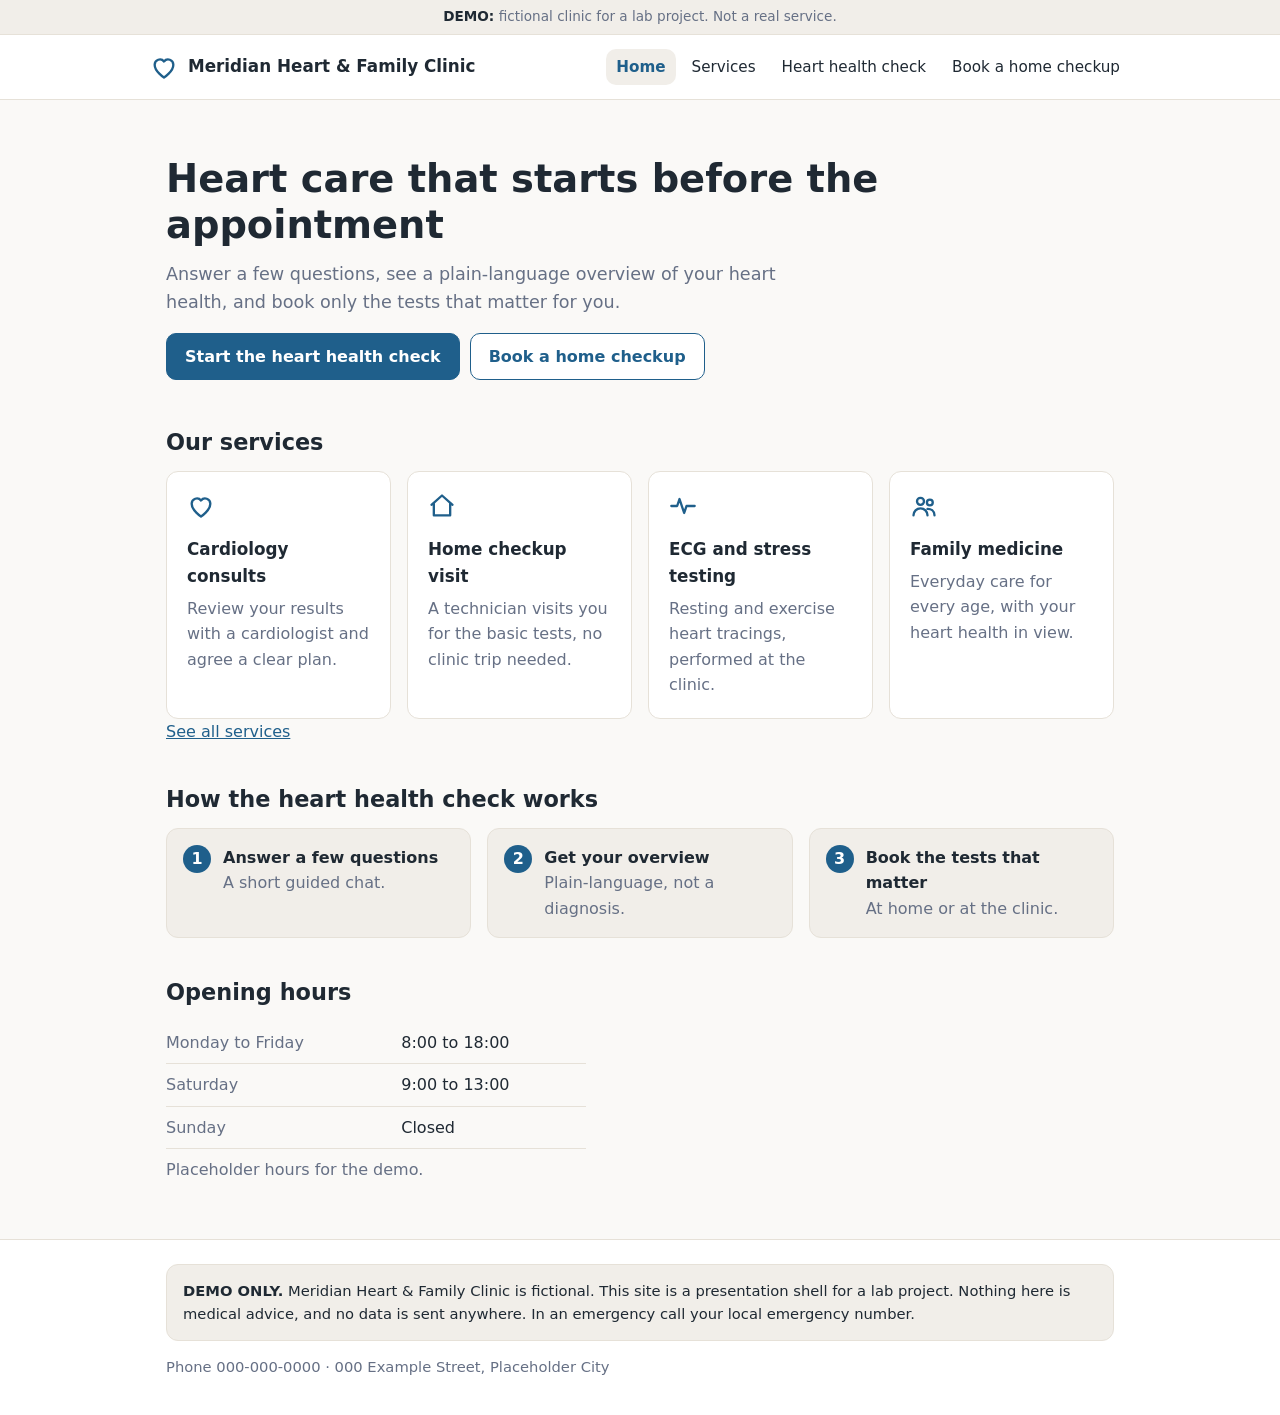
<file: clinic/index.html>
<!doctype html>
<html lang="en">
<head>
<meta charset="utf-8">
<meta name="viewport" content="width=device-width, initial-scale=1">
<title>Meridian Heart &amp; Family Clinic (DEMO)</title>
<meta name="description" content="Fictional demo clinic website showing where a heart health decision-support app could live.">
<link rel="stylesheet" href="styles.css">
<script src="config.js"></script>
<script src="app.js" defer></script>
</head>
<body>
<a class="skip" href="#main">Skip to content</a>
<div class="demo-bar"><strong>DEMO:</strong> fictional clinic for a lab project. Not a real service.</div>
<header class="site">
<div class="wrap head">
<a class="brand" href="index.html"><svg viewBox="0 0 24 24" fill="none" stroke="currentColor" stroke-width="2" stroke-linecap="round" stroke-linejoin="round" aria-hidden="true"><path d="M12 21s-8-5.2-8-11a4.5 4.5 0 0 1 8-2.8A4.5 4.5 0 0 1 20 10c0 5.8-8 11-8 11z"/></svg>Meridian Heart &amp; Family Clinic</a>
<nav aria-label="Main">
<ul>
<li><a href="index.html" aria-current="page">Home</a></li>
<li><a href="services.html">Services</a></li>
<li><a href="heart-check.html">Heart health check</a></li>
<li><a href="book.html">Book a home checkup</a></li>
</ul>
</nav>
</div>
</header>
<main id="main">
<div class="wrap">
<section class="hero">
<h1>Heart care that starts before the appointment</h1>
<p class="lead">Answer a few questions, see a plain-language overview of your heart health, and book only the tests that matter for you.</p>
<div class="actions">
<a class="btn" href="heart-check.html">Start the heart health check</a>
<a class="btn secondary" href="book.html">Book a home checkup</a>
</div>
</section>

<h2>Our services</h2>
<div class="grid">
<article class="card">
<svg viewBox="0 0 24 24" fill="none" stroke="currentColor" stroke-width="2" stroke-linecap="round" stroke-linejoin="round" aria-hidden="true"><path d="M12 21s-8-5.2-8-11a4.5 4.5 0 0 1 8-2.8A4.5 4.5 0 0 1 20 10c0 5.8-8 11-8 11z"/></svg>
<h3>Cardiology consults</h3>
<p>Review your results with a cardiologist and agree a clear plan.</p>
</article>
<article class="card">
<svg viewBox="0 0 24 24" fill="none" stroke="currentColor" stroke-width="2" stroke-linecap="round" stroke-linejoin="round" aria-hidden="true"><path d="M3 11l9-8 9 8"/><path d="M5 10v10h14V10"/></svg>
<h3>Home checkup visit</h3>
<p>A technician visits you for the basic tests, no clinic trip needed.</p>
</article>
<article class="card">
<svg viewBox="0 0 24 24" fill="none" stroke="currentColor" stroke-width="2" stroke-linecap="round" stroke-linejoin="round" aria-hidden="true"><path d="M2 12h5l2-6 4 12 2-6h7"/></svg>
<h3>ECG and stress testing</h3>
<p>Resting and exercise heart tracings, performed at the clinic.</p>
</article>
<article class="card">
<svg viewBox="0 0 24 24" fill="none" stroke="currentColor" stroke-width="2" stroke-linecap="round" stroke-linejoin="round" aria-hidden="true"><circle cx="9" cy="8" r="3"/><circle cx="17" cy="9" r="2.5"/><path d="M3 20c0-3.3 2.7-6 6-6s6 2.7 6 6"/><path d="M15 14.5c3 0 6 1.5 6 5.5"/></svg>
<h3>Family medicine</h3>
<p>Everyday care for every age, with your heart health in view.</p>
</article>
</div>
<p><a href="services.html">See all services</a></p>

<h2>How the heart health check works</h2>
<ol class="steps">
<li><strong>Answer a few questions</strong><br><span class="muted">A short guided chat.</span></li>
<li><strong>Get your overview</strong><br><span class="muted">Plain-language, not a diagnosis.</span></li>
<li><strong>Book the tests that matter</strong><br><span class="muted">At home or at the clinic.</span></li>
</ol>

<h2>Opening hours</h2>
<table class="hours">
<caption class="muted" style="text-align:left;caption-side:bottom;padding-top:8px">Placeholder hours for the demo.</caption>
<tbody>
<tr><th scope="row">Monday to Friday</th><td>8:00 to 18:00</td></tr>
<tr><th scope="row">Saturday</th><td>9:00 to 13:00</td></tr>
<tr><th scope="row">Sunday</th><td>Closed</td></tr>
</tbody>
</table>
</div>
</main>
<footer class="site">
<div class="wrap">
<p class="disclaimer"><strong>DEMO ONLY.</strong> Meridian Heart &amp; Family Clinic is fictional. This site is a presentation shell for a lab project. Nothing here is medical advice, and no data is sent anywhere. In an emergency call your local emergency number.</p>
<p>Phone 000-000-0000 &middot; 000 Example Street, Placeholder City</p>
</div>
</footer>
</body>
</html>
</file>
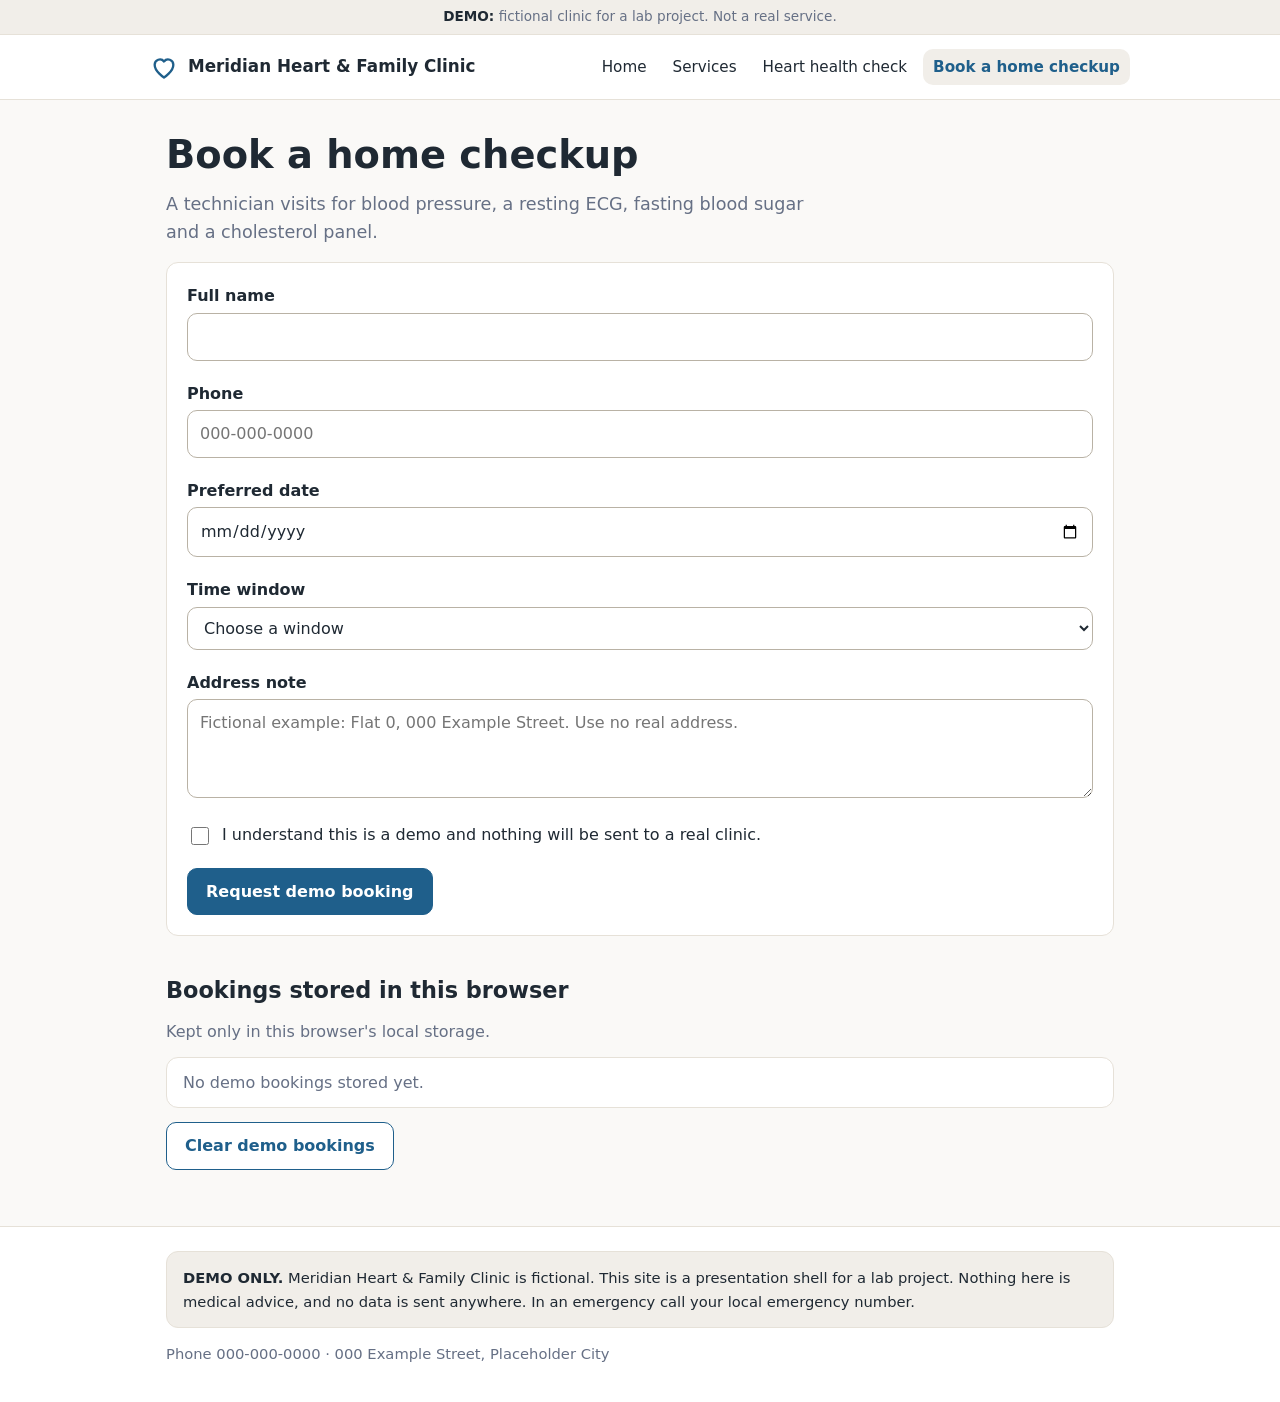
<file: clinic/book.html>
<!doctype html>
<html lang="en">
<head>
<meta charset="utf-8">
<meta name="viewport" content="width=device-width, initial-scale=1">
<title>Book a home checkup | Meridian Heart &amp; Family Clinic (DEMO)</title>
<link rel="stylesheet" href="styles.css">
<script src="config.js"></script>
<script src="app.js" defer></script>
</head>
<body>
<a class="skip" href="#main">Skip to content</a>
<div class="demo-bar"><strong>DEMO:</strong> fictional clinic for a lab project. Not a real service.</div>
<header class="site">
<div class="wrap head">
<a class="brand" href="index.html"><svg viewBox="0 0 24 24" fill="none" stroke="currentColor" stroke-width="2" stroke-linecap="round" stroke-linejoin="round" aria-hidden="true"><path d="M12 21s-8-5.2-8-11a4.5 4.5 0 0 1 8-2.8A4.5 4.5 0 0 1 20 10c0 5.8-8 11-8 11z"/></svg>Meridian Heart &amp; Family Clinic</a>
<nav aria-label="Main">
<ul>
<li><a href="index.html">Home</a></li>
<li><a href="services.html">Services</a></li>
<li><a href="heart-check.html">Heart health check</a></li>
<li><a href="book.html" aria-current="page">Book a home checkup</a></li>
</ul>
</nav>
</div>
</header>
<main id="main">
<div class="wrap">
<h1>Book a home checkup</h1>
<p class="lead">A technician visits for blood pressure, a resting ECG, fasting blood sugar and a cholesterol panel.</p>
<p class="note nojs">JavaScript is turned off, so this demo form cannot save or confirm anything. Nothing is sent either way.</p>
<div id="confirmation" class="note ok" role="status" tabindex="-1" hidden></div>
<form id="booking-form" novalidate style="margin-top:16px">
<div>
<label for="name">Full name</label>
<input type="text" id="name" name="name" autocomplete="off" required>
<div class="field-error" id="name-err"></div>
</div>
<div>
<label for="phone">Phone</label>
<input type="tel" id="phone" name="phone" placeholder="000-000-0000" autocomplete="off" required>
<div class="field-error" id="phone-err"></div>
</div>
<div>
<label for="date">Preferred date</label>
<input type="date" id="date" name="date" required>
<div class="field-error" id="date-err"></div>
</div>
<div>
<label for="window">Time window</label>
<select id="window" name="window" required>
<option value="">Choose a window</option>
<option>Morning (7:00 to 10:00, fasting)</option>
<option>Late morning (10:00 to 12:00)</option>
<option>Afternoon (12:00 to 16:00)</option>
</select>
<div class="field-error" id="window-err"></div>
</div>
<div>
<label for="address">Address note</label>
<textarea id="address" name="address" rows="3" placeholder="Fictional example: Flat 0, 000 Example Street. Use no real address."></textarea>
</div>
<div>
<div class="check">
<input type="checkbox" id="consent" name="consent" required>
<label for="consent">I understand this is a demo and nothing will be sent to a real clinic.</label>
</div>
<div class="field-error" id="consent-err"></div>
</div>
<div><button class="btn" type="submit">Request demo booking</button></div>
</form>

<h2>Bookings stored in this browser</h2>
<p class="muted">Kept only in this browser's local storage.</p>
<noscript><p class="note">Stored bookings are shown here only when JavaScript is on.</p></noscript>
<ul id="booking-list" class="bookings" aria-live="polite"></ul>
<button class="btn secondary" type="button" id="clear-bookings">Clear demo bookings</button>
</div>
</main>
<footer class="site">
<div class="wrap">
<p class="disclaimer"><strong>DEMO ONLY.</strong> Meridian Heart &amp; Family Clinic is fictional. This site is a presentation shell for a lab project. Nothing here is medical advice, and no data is sent anywhere. In an emergency call your local emergency number.</p>
<p>Phone 000-000-0000 &middot; 000 Example Street, Placeholder City</p>
</div>
</footer>
</body>
</html>
</file>
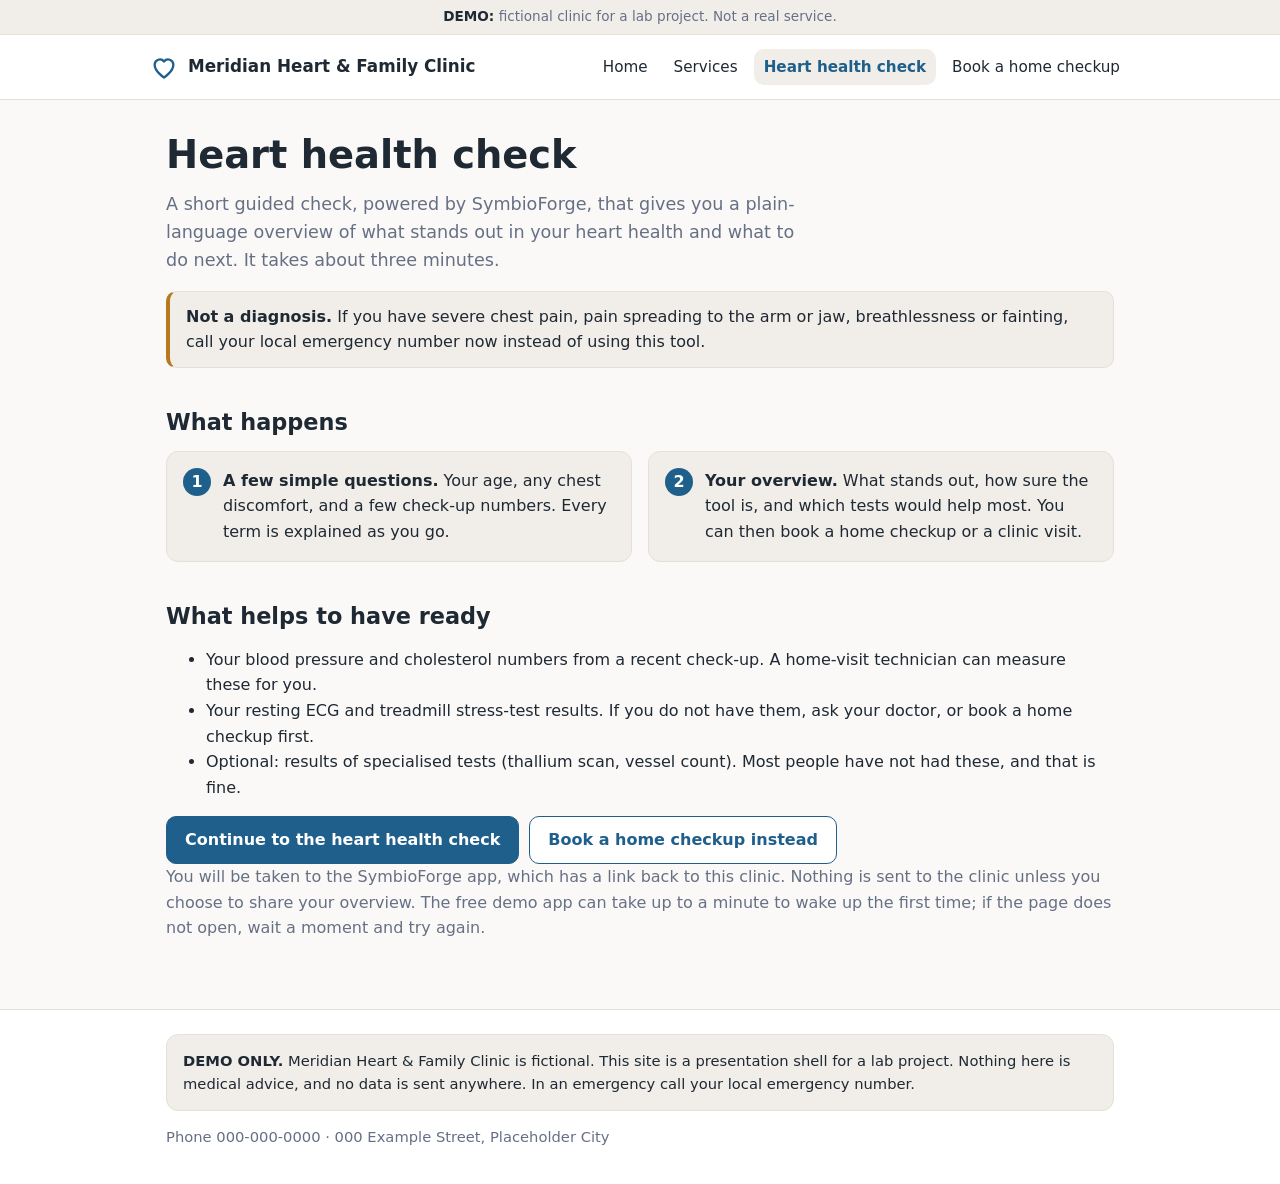
<file: clinic/heart-check.html>
<!doctype html>
<html lang="en">
<head>
<meta charset="utf-8">
<meta name="viewport" content="width=device-width, initial-scale=1">
<title>Heart health check | Meridian Heart &amp; Family Clinic (DEMO)</title>
<link rel="stylesheet" href="styles.css">
<script src="config.js"></script>
<script src="app.js" defer></script>
</head>
<body>
<a class="skip" href="#main">Skip to content</a>
<div class="demo-bar"><strong>DEMO:</strong> fictional clinic for a lab project. Not a real service.</div>
<header class="site">
<div class="wrap head">
<a class="brand" href="index.html"><svg viewBox="0 0 24 24" fill="none" stroke="currentColor" stroke-width="2" stroke-linecap="round" stroke-linejoin="round" aria-hidden="true"><path d="M12 21s-8-5.2-8-11a4.5 4.5 0 0 1 8-2.8A4.5 4.5 0 0 1 20 10c0 5.8-8 11-8 11z"/></svg>Meridian Heart &amp; Family Clinic</a>
<nav aria-label="Main">
<ul>
<li><a href="index.html">Home</a></li>
<li><a href="services.html">Services</a></li>
<li><a href="heart-check.html" aria-current="page">Heart health check</a></li>
<li><a href="book.html">Book a home checkup</a></li>
</ul>
</nav>
</div>
</header>
<main id="main">
<div class="wrap">
<h1>Heart health check</h1>
<p class="lead">A short guided check, powered by SymbioForge, that gives you a plain-language overview of what stands out in your heart health and what to do next. It takes about three minutes.</p>
<p class="note"><strong>Not a diagnosis.</strong> If you have severe chest pain, pain spreading to the arm or jaw, breathlessness or fainting, call your local emergency number now instead of using this tool.</p>

<h2>What happens</h2>
<ol class="steps">
<li><strong>A few simple questions.</strong> Your age, any chest discomfort, and a few check-up numbers. Every term is explained as you go.</li>
<li><strong>Your overview.</strong> What stands out, how sure the tool is, and which tests would help most. You can then book a home checkup or a clinic visit.</li>
</ol>

<h2>What helps to have ready</h2>
<ul>
<li>Your blood pressure and cholesterol numbers from a recent check-up. A home-visit technician can measure these for you.</li>
<li>Your resting ECG and treadmill stress-test results. If you do not have them, ask your doctor, or book a home checkup first.</li>
<li>Optional: results of specialised tests (thallium scan, vessel count). Most people have not had these, and that is fine.</li>
</ul>

<div class="actions">
<a id="app-link" class="btn" href="http://localhost:8501/?from=clinic" data-app-link data-app-query="from=clinic">Continue to the heart health check</a>
<a class="btn secondary" href="book.html">Book a home checkup instead</a>
</div>
<p class="muted">You will be taken to the SymbioForge app, which has a link back to this clinic. Nothing is sent to the clinic unless you choose to share your overview. The free demo app can take up to a minute to wake up the first time; if the page does not open, wait a moment and try again.</p>
<noscript><p class="note">JavaScript is off, so the button uses the local demo address. Open https://symbioforge.streamlit.app/ directly instead.</p></noscript>
</div>
</main>
<footer class="site">
<div class="wrap">
<p class="disclaimer"><strong>DEMO ONLY.</strong> Meridian Heart &amp; Family Clinic is fictional. This site is a presentation shell for a lab project. Nothing here is medical advice, and no data is sent anywhere. In an emergency call your local emergency number.</p>
<p>Phone 000-000-0000 &middot; 000 Example Street, Placeholder City</p>
</div>
</footer>
</body>
</html>
</file>
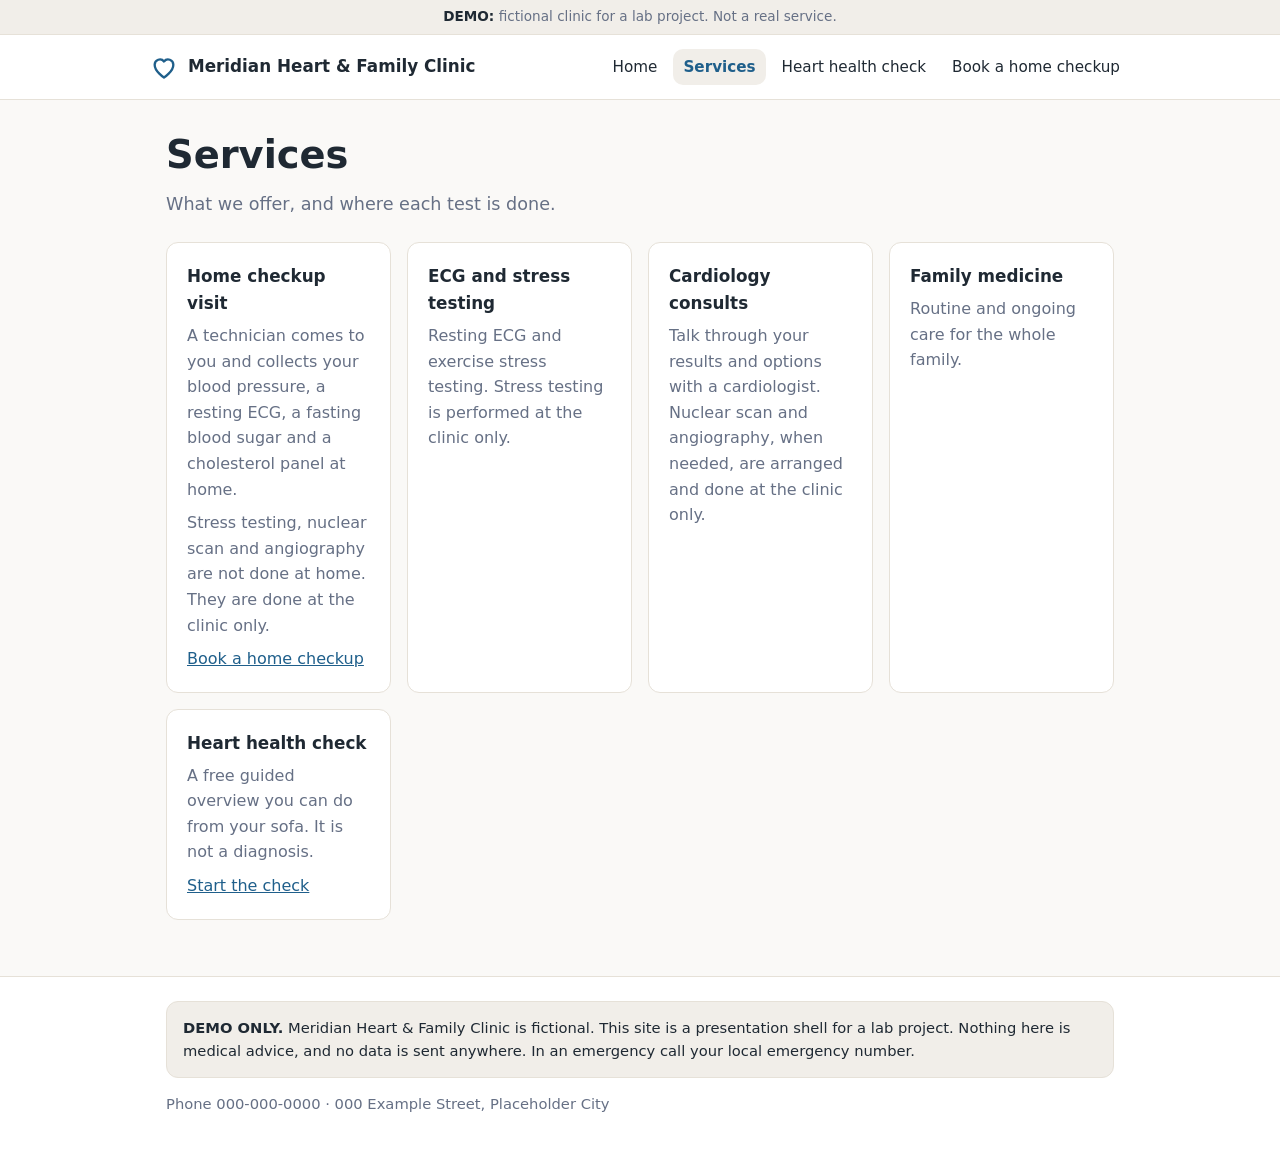
<file: clinic/services.html>
<!doctype html>
<html lang="en">
<head>
<meta charset="utf-8">
<meta name="viewport" content="width=device-width, initial-scale=1">
<title>Services | Meridian Heart &amp; Family Clinic (DEMO)</title>
<link rel="stylesheet" href="styles.css">
<script src="config.js"></script>
<script src="app.js" defer></script>
</head>
<body>
<a class="skip" href="#main">Skip to content</a>
<div class="demo-bar"><strong>DEMO:</strong> fictional clinic for a lab project. Not a real service.</div>
<header class="site">
<div class="wrap head">
<a class="brand" href="index.html"><svg viewBox="0 0 24 24" fill="none" stroke="currentColor" stroke-width="2" stroke-linecap="round" stroke-linejoin="round" aria-hidden="true"><path d="M12 21s-8-5.2-8-11a4.5 4.5 0 0 1 8-2.8A4.5 4.5 0 0 1 20 10c0 5.8-8 11-8 11z"/></svg>Meridian Heart &amp; Family Clinic</a>
<nav aria-label="Main">
<ul>
<li><a href="index.html">Home</a></li>
<li><a href="services.html" aria-current="page">Services</a></li>
<li><a href="heart-check.html">Heart health check</a></li>
<li><a href="book.html">Book a home checkup</a></li>
</ul>
</nav>
</div>
</header>
<main id="main">
<div class="wrap">
<h1>Services</h1>
<p class="lead">What we offer, and where each test is done.</p>
<div class="grid" style="margin-top:24px">
<article class="card">
<h3>Home checkup visit</h3>
<p>A technician comes to you and collects your blood pressure, a resting ECG, a fasting blood sugar and a cholesterol panel at home.</p>
<p>Stress testing, nuclear scan and angiography are not done at home. They are done at the clinic only.</p>
<p><a href="book.html">Book a home checkup</a></p>
</article>
<article class="card">
<h3>ECG and stress testing</h3>
<p>Resting ECG and exercise stress testing. Stress testing is performed at the clinic only.</p>
</article>
<article class="card">
<h3>Cardiology consults</h3>
<p>Talk through your results and options with a cardiologist. Nuclear scan and angiography, when needed, are arranged and done at the clinic only.</p>
</article>
<article class="card">
<h3>Family medicine</h3>
<p>Routine and ongoing care for the whole family.</p>
</article>
<article class="card">
<h3>Heart health check</h3>
<p>A free guided overview you can do from your sofa. It is not a diagnosis.</p>
<p><a href="heart-check.html">Start the check</a></p>
</article>
</div>
</div>
</main>
<footer class="site">
<div class="wrap">
<p class="disclaimer"><strong>DEMO ONLY.</strong> Meridian Heart &amp; Family Clinic is fictional. This site is a presentation shell for a lab project. Nothing here is medical advice, and no data is sent anywhere. In an emergency call your local emergency number.</p>
<p>Phone 000-000-0000 &middot; 000 Example Street, Placeholder City</p>
</div>
</footer>
</body>
</html>
</file>
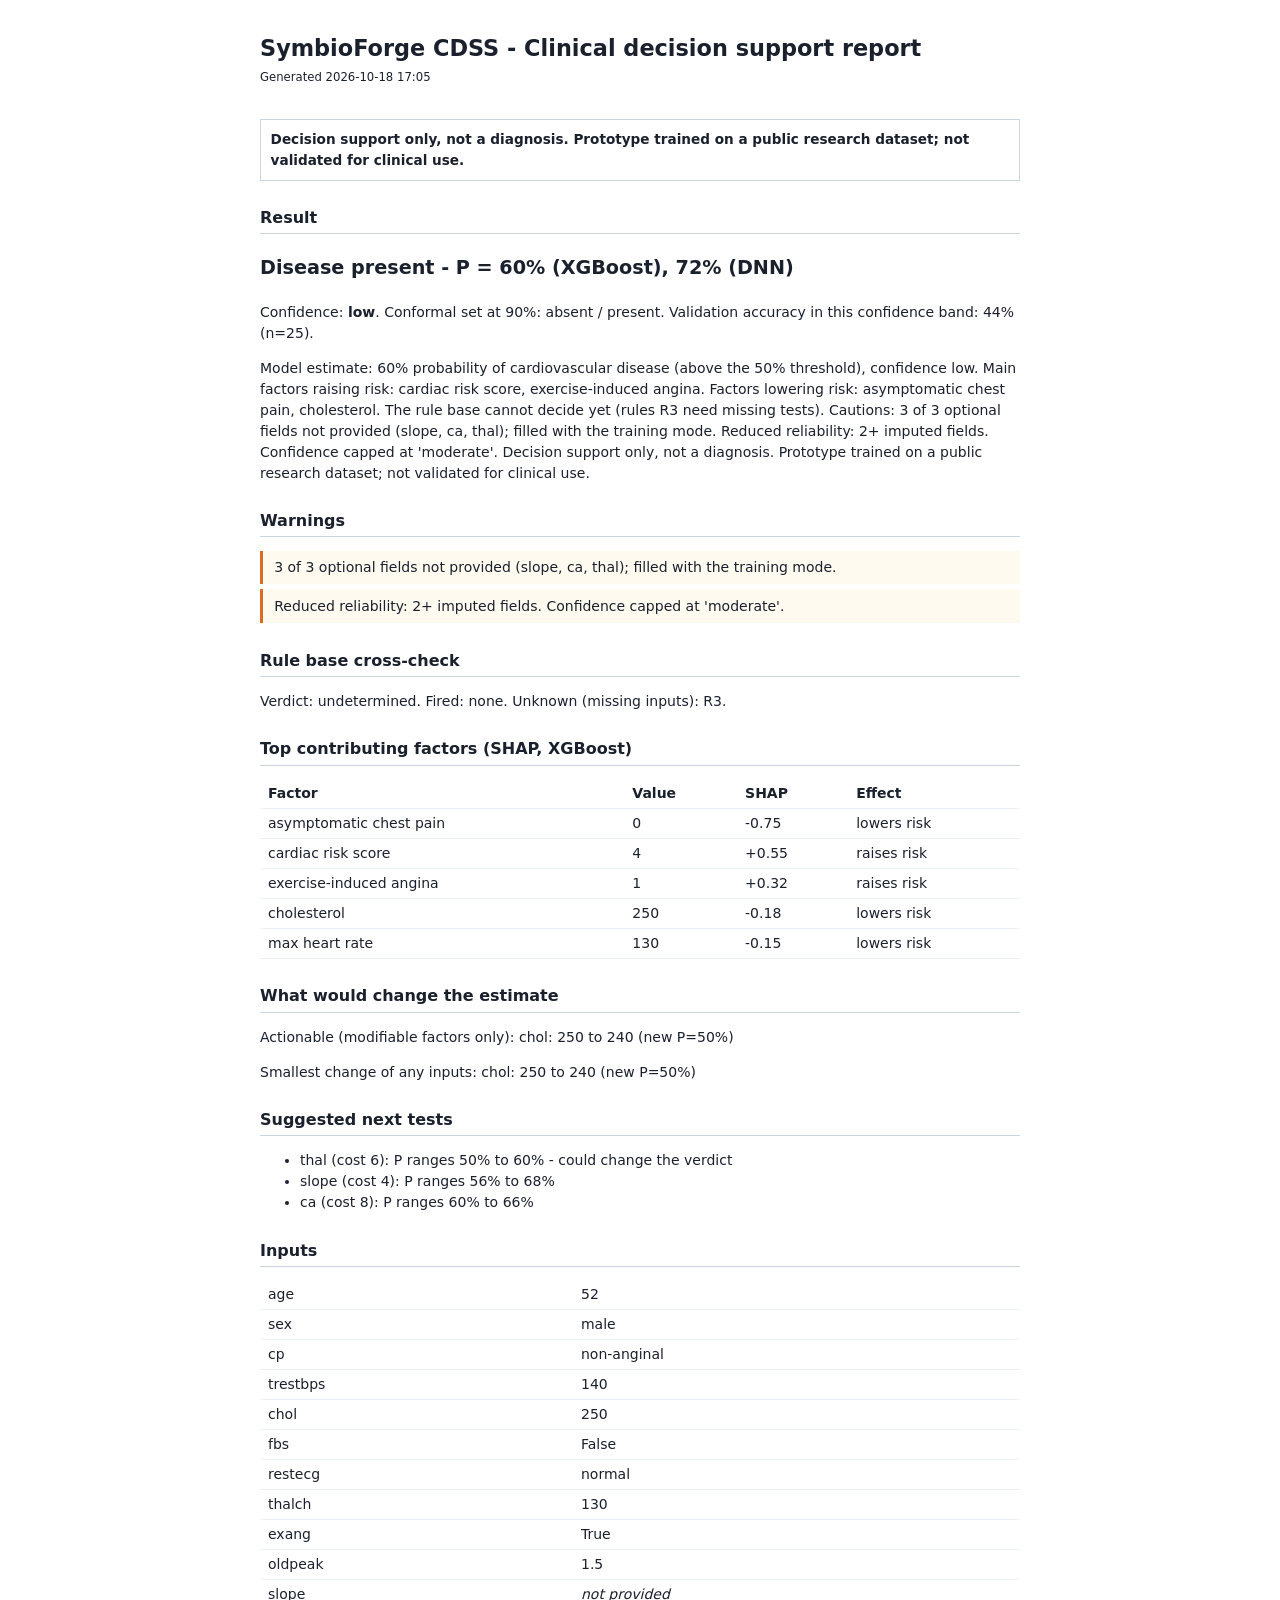
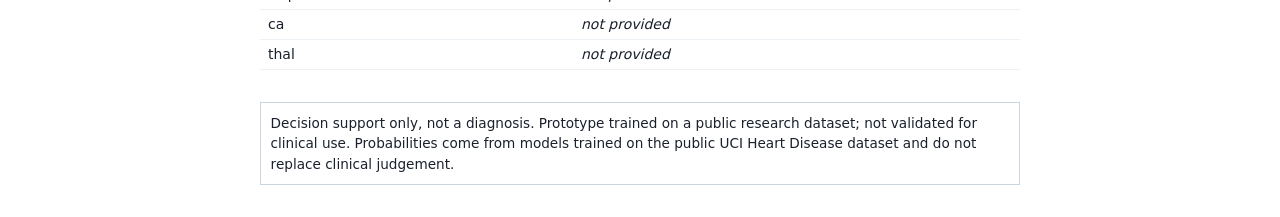
<file: reports/sample_report.html>
<!doctype html><html><head><meta charset='utf-8'><title>CDSS report</title><style>body{font:14px/1.5 system-ui,Segoe UI,sans-serif;max-width:760px;margin:2rem auto;color:#1a202c;padding:0 1rem}
h1{font-size:1.4rem;margin:0}h2{font-size:1rem;border-bottom:1px solid #cbd5e0;padding-bottom:.2rem;margin-top:1.6rem}
table{border-collapse:collapse;width:100%}td,th{padding:.25rem .5rem;border-bottom:1px solid #edf2f7;text-align:left}
.v{font-size:1.2rem;font-weight:600}.warn{background:#fffaf0;border-left:3px solid #dd6b20;padding:.4rem .7rem;margin:.3rem 0}
.disc{margin-top:2rem;font-size:.85rem;border:1px solid #cbd5e0;padding:.6rem}@media print{body{margin:0}}</style></head><body>
<h1>SymbioForge CDSS - Clinical decision support report</h1><small>Generated 2026-10-18 17:05</small>
<div class='disc'><b>Decision support only, not a diagnosis. Prototype trained on a public research dataset; not validated for clinical use.</b></div>
<h2>Result</h2><p class='v'>Disease present - P = 60% (XGBoost), 72% (DNN)</p>
<p>Confidence: <b>low</b>. Conformal set at 90%: absent / present.
Validation accuracy in this confidence band: 44% (n=25).</p>
<p>Model estimate: 60% probability of cardiovascular disease (above the 50% threshold), confidence low. Main factors raising risk: cardiac risk score, exercise-induced angina. Factors lowering risk: asymptomatic chest pain, cholesterol. The rule base cannot decide yet (rules R3 need missing tests). Cautions: 3 of 3 optional fields not provided (slope, ca, thal); filled with the training mode. Reduced reliability: 2+ imputed fields. Confidence capped at &#x27;moderate&#x27;. Decision support only, not a diagnosis. Prototype trained on a public research dataset; not validated for clinical use.</p><h2>Warnings</h2><div class='warn'>3 of 3 optional fields not provided (slope, ca, thal); filled with the training mode.</div><div class='warn'>Reduced reliability: 2+ imputed fields. Confidence capped at &#x27;moderate&#x27;.</div>
<h2>Rule base cross-check</h2><p>Verdict: undetermined. Fired: none. Unknown (missing inputs): R3.</p>
<h2>Top contributing factors (SHAP, XGBoost)</h2><table><tr><th>Factor</th><th>Value</th><th>SHAP</th><th>Effect</th></tr><tr><td>asymptomatic chest pain</td><td>0</td><td>-0.75</td><td>lowers risk</td></tr><tr><td>cardiac risk score</td><td>4</td><td>+0.55</td><td>raises risk</td></tr><tr><td>exercise-induced angina</td><td>1</td><td>+0.32</td><td>raises risk</td></tr><tr><td>cholesterol</td><td>250</td><td>-0.18</td><td>lowers risk</td></tr><tr><td>max heart rate</td><td>130</td><td>-0.15</td><td>lowers risk</td></tr></table>
<h2>What would change the estimate</h2><p>Actionable (modifiable factors only): chol: 250 to 240 (new P=50%)</p><p>Smallest change of any inputs: chol: 250 to 240 (new P=50%)</p><h2>Suggested next tests</h2><ul><li>thal (cost 6): P ranges 50% to 60% - could change the verdict</li><li>slope (cost 4): P ranges 56% to 68%</li><li>ca (cost 8): P ranges 60% to 66%</li></ul><h2>Inputs</h2><table><tr><td>age</td><td>52</td></tr><tr><td>sex</td><td>male</td></tr><tr><td>cp</td><td>non-anginal</td></tr><tr><td>trestbps</td><td>140</td></tr><tr><td>chol</td><td>250</td></tr><tr><td>fbs</td><td>False</td></tr><tr><td>restecg</td><td>normal</td></tr><tr><td>thalch</td><td>130</td></tr><tr><td>exang</td><td>True</td></tr><tr><td>oldpeak</td><td>1.5</td></tr><tr><td>slope</td><td><i>not provided</i></td></tr><tr><td>ca</td><td><i>not provided</i></td></tr><tr><td>thal</td><td><i>not provided</i></td></tr></table>
<div class='disc'>Decision support only, not a diagnosis. Prototype trained on a public research dataset; not validated for clinical use. Probabilities come from models trained on the public UCI Heart Disease dataset and do not replace clinical judgement.</div>
</body></html>
</file>
<file: clinic/styles.css>
:root{--bg:#faf9f7;--card:#ffffff;--border:#e6e1d8;--ink:#1f2933;--muted:#667085;--accent:#1f5f8b;--soft:#f1eee9;--green:#2f855a;--amber:#b7791f;--red:#c53030}
*{box-sizing:border-box}
html{-webkit-text-size-adjust:100%}
body{margin:0;background:var(--bg);color:var(--ink);font-family:system-ui,-apple-system,"Segoe UI",Roboto,Helvetica,Arial,sans-serif;line-height:1.6;font-size:16px}
img,svg,iframe{max-width:100%}
a{color:var(--accent)}
a:focus-visible,button:focus-visible,input:focus-visible,select:focus-visible,textarea:focus-visible,summary:focus-visible{outline:3px solid var(--accent);outline-offset:2px}
.skip{position:absolute;left:16px;top:-60px;background:var(--accent);color:#fff;padding:10px 14px;border-radius:10px;z-index:10}
.skip:focus{top:8px}
.wrap{max-width:980px;margin:0 auto;padding:0 16px}
.demo-bar{background:var(--soft);border-bottom:1px solid var(--border);font-size:.85rem;color:var(--muted);text-align:center;padding:6px 16px}
.demo-bar strong{color:var(--ink)}
header.site{background:var(--card);border-bottom:1px solid var(--border)}
.head{display:flex;flex-wrap:wrap;align-items:center;justify-content:space-between;gap:8px 24px;padding:14px 0}
.brand{display:flex;align-items:center;gap:10px;font-weight:700;color:var(--ink);text-decoration:none;font-size:1.05rem}
.brand svg{width:28px;height:28px;color:var(--accent)}
nav ul{list-style:none;margin:0;padding:0;display:flex;flex-wrap:wrap;gap:4px 6px}
nav a{display:inline-block;padding:6px 10px;border-radius:10px;color:var(--ink);text-decoration:none;font-size:.95rem}
nav a:hover{background:var(--soft)}
nav a[aria-current="page"]{background:var(--soft);color:var(--accent);font-weight:600}
main{padding:32px 0 56px}
h1{font-size:clamp(1.7rem,5vw,2.4rem);line-height:1.2;margin:0 0 12px}
h2{font-size:1.4rem;margin:40px 0 14px;line-height:1.3}
h3{font-size:1.05rem;margin:0 0 6px}
p{margin:0 0 12px}
.lead{font-size:1.1rem;color:var(--muted);max-width:640px}
.hero{padding:24px 0 8px}
.btn{display:inline-block;background:var(--accent);color:#fff;border:1px solid var(--accent);border-radius:10px;padding:10px 18px;font:inherit;font-weight:600;text-decoration:none;cursor:pointer}
.btn:hover{background:#184e73}
.btn.secondary{background:var(--card);color:var(--accent)}
.btn.secondary:hover{background:var(--soft)}
.actions{display:flex;flex-wrap:wrap;gap:10px;margin-top:16px}
.grid{display:grid;gap:16px;grid-template-columns:repeat(auto-fit,minmax(220px,1fr))}
.card{background:var(--card);border:1px solid var(--border);border-radius:12px;padding:20px}
.card svg{width:28px;height:28px;color:var(--accent);margin-bottom:8px}
.card p{color:var(--muted);margin:0}
.card p+p{margin-top:8px}
.steps{list-style:none;margin:0;padding:0;display:grid;gap:16px;grid-template-columns:repeat(auto-fit,minmax(200px,1fr));counter-reset:s}
.steps li{background:var(--soft);border:1px solid var(--border);border-radius:12px;padding:16px 16px 16px 56px;position:relative;counter-increment:s}
.steps li::before{content:counter(s);position:absolute;left:16px;top:16px;width:28px;height:28px;border-radius:50%;background:var(--accent);color:#fff;font-weight:700;text-align:center;line-height:28px}
.hours{width:100%;max-width:420px;border-collapse:collapse}
.hours th,.hours td{text-align:left;padding:8px 0;border-bottom:1px solid var(--border);font-weight:400}
.hours th{color:var(--muted)}
.note{background:var(--soft);border:1px solid var(--border);border-left:4px solid var(--amber);border-radius:10px;padding:12px 16px;margin:16px 0}
.note.ok{border-left-color:var(--green)}
.note.err{border-left-color:var(--red);background:#fff}
.app-frame{display:block;width:100%;min-height:820px;height:85vh;border:1px solid var(--border);border-radius:12px;background:var(--card)}
form{background:var(--card);border:1px solid var(--border);border-radius:12px;padding:20px;display:grid;gap:16px}
label{display:block;font-weight:600;margin-bottom:4px}
input[type=text],input[type=tel],input[type=date],select,textarea{width:100%;font:inherit;color:var(--ink);background:#fff;border:1px solid #b9b2a5;border-radius:10px;padding:10px 12px}
.check{display:flex;gap:10px;align-items:flex-start}
.check input{margin-top:5px;width:18px;height:18px;flex:none}
.check label{font-weight:400;margin:0}
.field-error{color:var(--red);font-size:.9rem;margin-top:4px;min-height:0}
.bookings{list-style:none;padding:0;margin:0 0 14px;display:grid;gap:10px}
.bookings li{background:var(--card);border:1px solid var(--border);border-radius:12px;padding:12px 16px}
.bookings small{color:var(--muted)}
.muted{color:var(--muted)}
.nojs{display:block}
.js .nojs{display:none}
footer.site{border-top:1px solid var(--border);background:var(--card);padding:24px 0;color:var(--muted);font-size:.92rem}
.disclaimer{background:var(--soft);border:1px solid var(--border);border-radius:12px;padding:14px 16px;color:var(--ink);margin-bottom:14px}
@media (max-width:600px){main{padding-top:20px}.app-frame{min-height:820px}}
</file>
